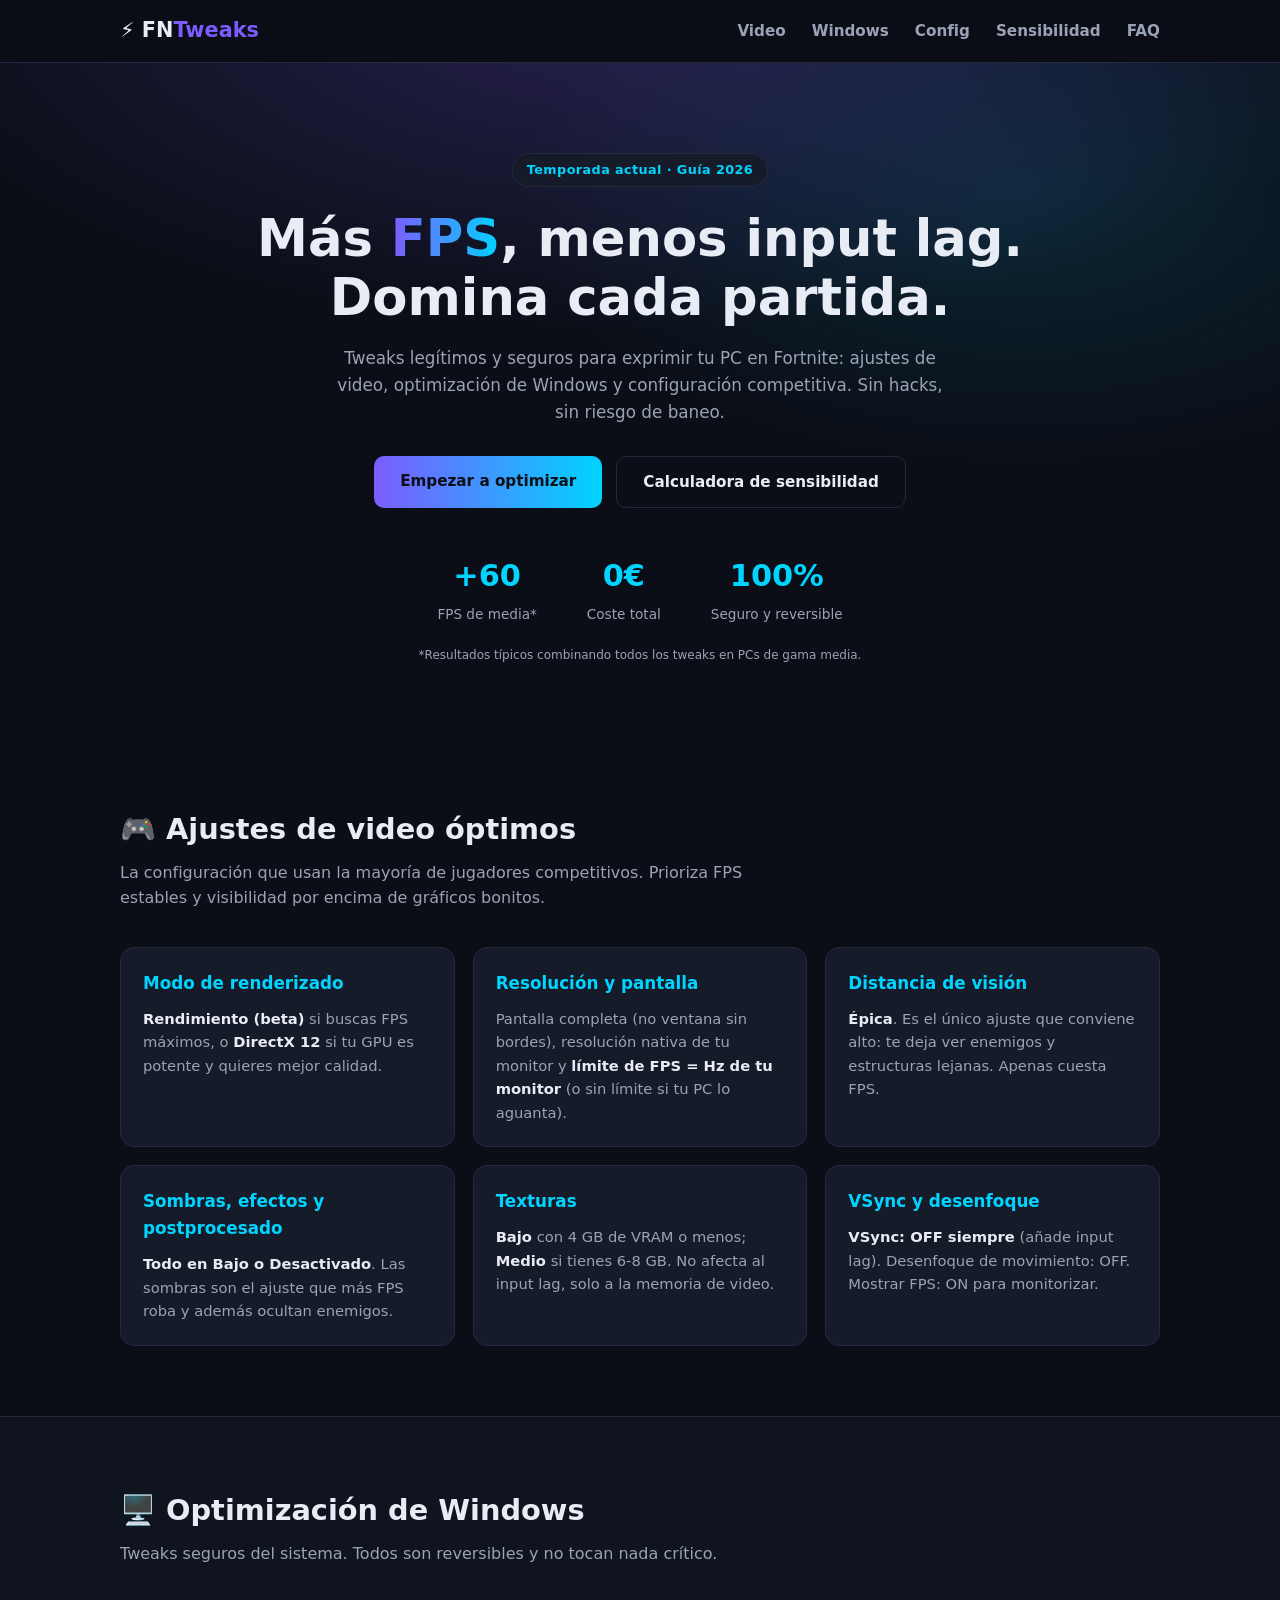
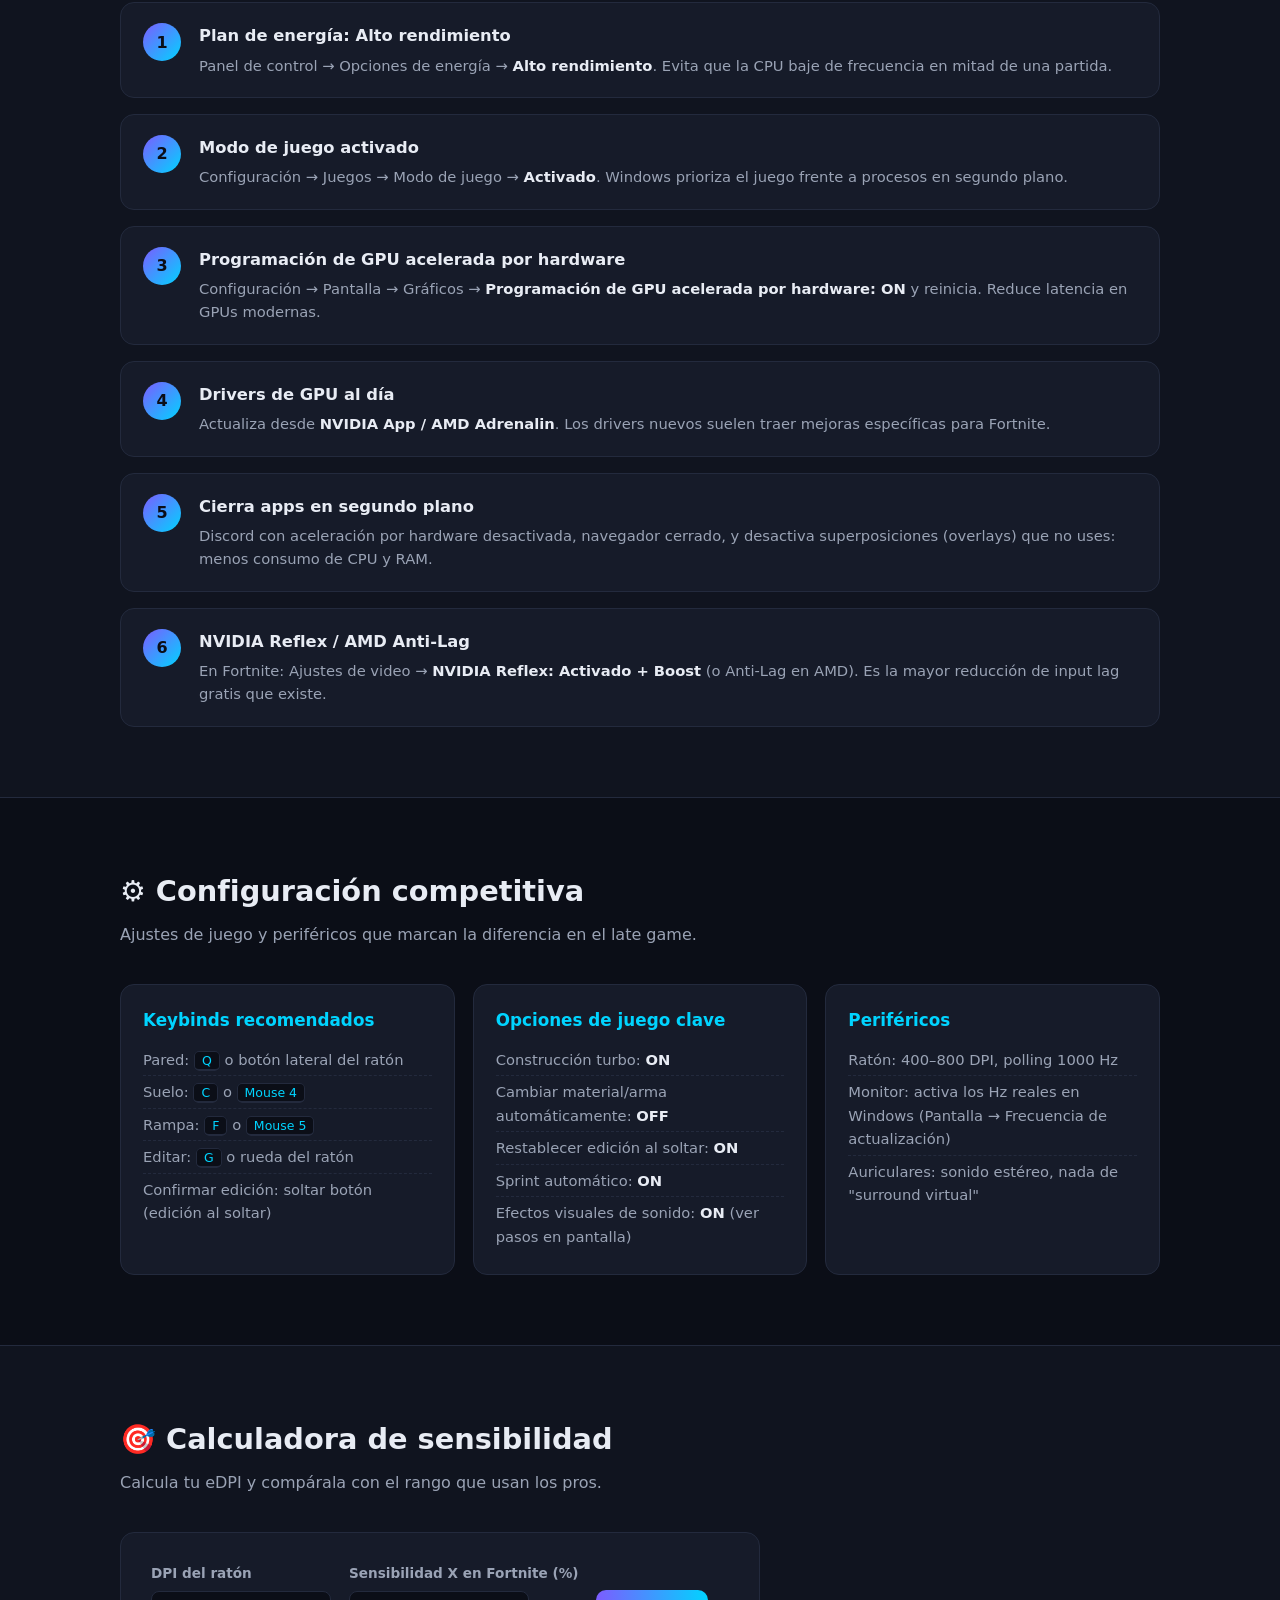
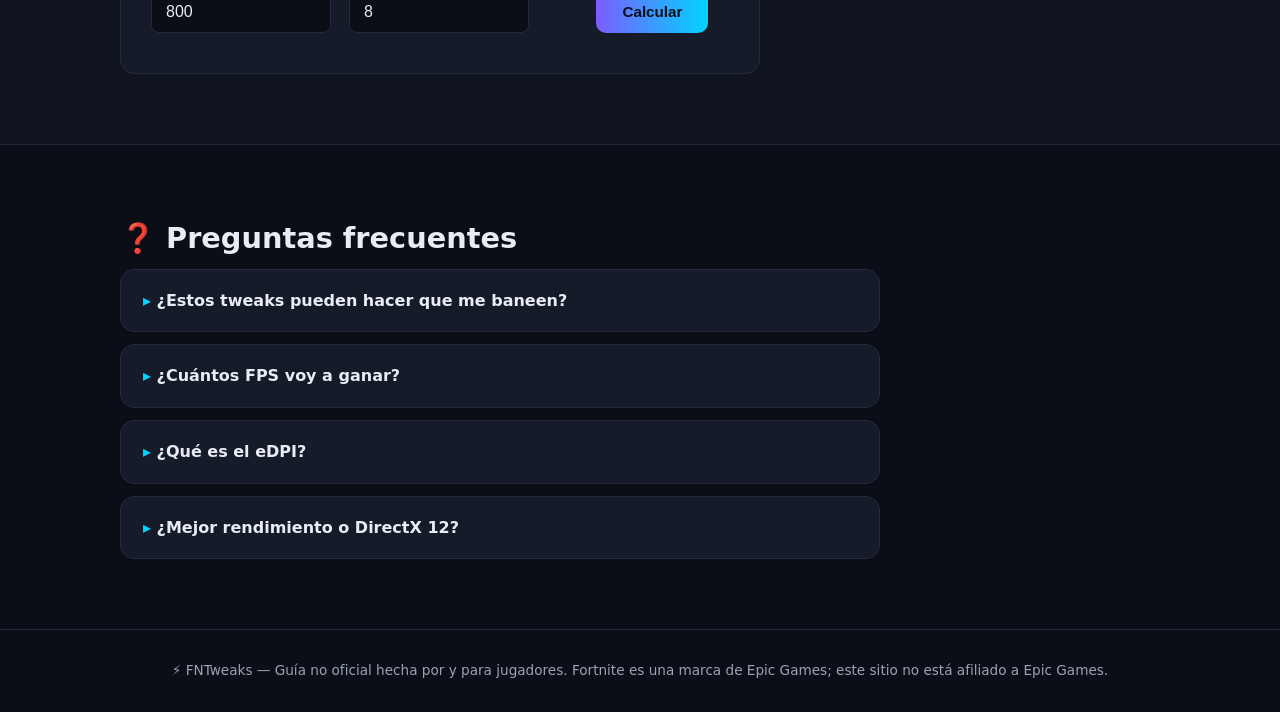
<file: index.html>
<!DOCTYPE html>
<html lang="es">
<head>
  <meta charset="UTF-8">
  <meta name="viewport" content="width=device-width, initial-scale=1.0">
  <title>FN Tweaks — Optimiza tu Fortnite</title>
  <meta name="description" content="Guía de tweaks y optimización para Fortnite: más FPS, menos input lag y la mejor configuración competitiva.">
  <link rel="stylesheet" href="styles.css">
</head>
<body>

  <header class="navbar">
    <div class="container nav-inner">
      <a href="#" class="logo">⚡ FN<span>Tweaks</span></a>
      <nav class="nav-links">
        <a href="#video">Video</a>
        <a href="#windows">Windows</a>
        <a href="#config">Config</a>
        <a href="#sensibilidad">Sensibilidad</a>
        <a href="#faq">FAQ</a>
      </nav>
      <button class="nav-toggle" id="navToggle" aria-label="Abrir menú">☰</button>
    </div>
  </header>

  <section class="hero">
    <div class="container">
      <span class="badge">Temporada actual · Guía 2026</span>
      <h1>Más <span class="accent">FPS</span>, menos input lag.<br>Domina cada partida.</h1>
      <p class="hero-sub">Tweaks legítimos y seguros para exprimir tu PC en Fortnite: ajustes de video, optimización de Windows y configuración competitiva. Sin hacks, sin riesgo de baneo.</p>
      <div class="hero-actions">
        <a href="#video" class="btn btn-primary">Empezar a optimizar</a>
        <a href="#sensibilidad" class="btn btn-ghost">Calculadora de sensibilidad</a>
      </div>
      <div class="hero-stats">
        <div class="stat"><strong id="statFps">+0</strong><span>FPS de media*</span></div>
        <div class="stat"><strong>0€</strong><span>Coste total</span></div>
        <div class="stat"><strong>100%</strong><span>Seguro y reversible</span></div>
      </div>
      <p class="hero-note">*Resultados típicos combinando todos los tweaks en PCs de gama media.</p>
    </div>
  </section>

  <section id="video" class="section">
    <div class="container">
      <h2>🎮 Ajustes de video óptimos</h2>
      <p class="section-sub">La configuración que usan la mayoría de jugadores competitivos. Prioriza FPS estables y visibilidad por encima de gráficos bonitos.</p>
      <div class="cards-grid">
        <article class="card">
          <h3>Modo de renderizado</h3>
          <p><strong>Rendimiento (beta)</strong> si buscas FPS máximos, o <strong>DirectX 12</strong> si tu GPU es potente y quieres mejor calidad.</p>
        </article>
        <article class="card">
          <h3>Resolución y pantalla</h3>
          <p>Pantalla completa (no ventana sin bordes), resolución nativa de tu monitor y <strong>límite de FPS = Hz de tu monitor</strong> (o sin límite si tu PC lo aguanta).</p>
        </article>
        <article class="card">
          <h3>Distancia de visión</h3>
          <p><strong>Épica</strong>. Es el único ajuste que conviene alto: te deja ver enemigos y estructuras lejanas. Apenas cuesta FPS.</p>
        </article>
        <article class="card">
          <h3>Sombras, efectos y postprocesado</h3>
          <p><strong>Todo en Bajo o Desactivado</strong>. Las sombras son el ajuste que más FPS roba y además ocultan enemigos.</p>
        </article>
        <article class="card">
          <h3>Texturas</h3>
          <p><strong>Bajo</strong> con 4 GB de VRAM o menos; <strong>Medio</strong> si tienes 6-8 GB. No afecta al input lag, solo a la memoria de video.</p>
        </article>
        <article class="card">
          <h3>VSync y desenfoque</h3>
          <p><strong>VSync: OFF siempre</strong> (añade input lag). Desenfoque de movimiento: OFF. Mostrar FPS: ON para monitorizar.</p>
        </article>
      </div>
    </div>
  </section>

  <section id="windows" class="section section-alt">
    <div class="container">
      <h2>🖥️ Optimización de Windows</h2>
      <p class="section-sub">Tweaks seguros del sistema. Todos son reversibles y no tocan nada crítico.</p>
      <div class="steps">
        <div class="step">
          <span class="step-num">1</span>
          <div>
            <h3>Plan de energía: Alto rendimiento</h3>
            <p>Panel de control → Opciones de energía → <strong>Alto rendimiento</strong>. Evita que la CPU baje de frecuencia en mitad de una partida.</p>
          </div>
        </div>
        <div class="step">
          <span class="step-num">2</span>
          <div>
            <h3>Modo de juego activado</h3>
            <p>Configuración → Juegos → Modo de juego → <strong>Activado</strong>. Windows prioriza el juego frente a procesos en segundo plano.</p>
          </div>
        </div>
        <div class="step">
          <span class="step-num">3</span>
          <div>
            <h3>Programación de GPU acelerada por hardware</h3>
            <p>Configuración → Pantalla → Gráficos → <strong>Programación de GPU acelerada por hardware: ON</strong> y reinicia. Reduce latencia en GPUs modernas.</p>
          </div>
        </div>
        <div class="step">
          <span class="step-num">4</span>
          <div>
            <h3>Drivers de GPU al día</h3>
            <p>Actualiza desde <strong>NVIDIA App / AMD Adrenalin</strong>. Los drivers nuevos suelen traer mejoras específicas para Fortnite.</p>
          </div>
        </div>
        <div class="step">
          <span class="step-num">5</span>
          <div>
            <h3>Cierra apps en segundo plano</h3>
            <p>Discord con aceleración por hardware desactivada, navegador cerrado, y desactiva superposiciones (overlays) que no uses: menos consumo de CPU y RAM.</p>
          </div>
        </div>
        <div class="step">
          <span class="step-num">6</span>
          <div>
            <h3>NVIDIA Reflex / AMD Anti-Lag</h3>
            <p>En Fortnite: Ajustes de video → <strong>NVIDIA Reflex: Activado + Boost</strong> (o Anti-Lag en AMD). Es la mayor reducción de input lag gratis que existe.</p>
          </div>
        </div>
      </div>
    </div>
  </section>

  <section id="config" class="section">
    <div class="container">
      <h2>⚙️ Configuración competitiva</h2>
      <p class="section-sub">Ajustes de juego y periféricos que marcan la diferencia en el late game.</p>
      <div class="cards-grid">
        <article class="card">
          <h3>Keybinds recomendados</h3>
          <ul>
            <li>Pared: <kbd>Q</kbd> o botón lateral del ratón</li>
            <li>Suelo: <kbd>C</kbd> o <kbd>Mouse 4</kbd></li>
            <li>Rampa: <kbd>F</kbd> o <kbd>Mouse 5</kbd></li>
            <li>Editar: <kbd>G</kbd> o rueda del ratón</li>
            <li>Confirmar edición: soltar botón (edición al soltar)</li>
          </ul>
        </article>
        <article class="card">
          <h3>Opciones de juego clave</h3>
          <ul>
            <li>Construcción turbo: <strong>ON</strong></li>
            <li>Cambiar material/arma automáticamente: <strong>OFF</strong></li>
            <li>Restablecer edición al soltar: <strong>ON</strong></li>
            <li>Sprint automático: <strong>ON</strong></li>
            <li>Efectos visuales de sonido: <strong>ON</strong> (ver pasos en pantalla)</li>
          </ul>
        </article>
        <article class="card">
          <h3>Periféricos</h3>
          <ul>
            <li>Ratón: 400–800 DPI, polling 1000 Hz</li>
            <li>Monitor: activa los Hz reales en Windows (Pantalla → Frecuencia de actualización)</li>
            <li>Auriculares: sonido estéreo, nada de "surround virtual"</li>
          </ul>
        </article>
      </div>
    </div>
  </section>

  <section id="sensibilidad" class="section section-alt">
    <div class="container">
      <h2>🎯 Calculadora de sensibilidad</h2>
      <p class="section-sub">Calcula tu eDPI y compárala con el rango que usan los pros.</p>
      <div class="calc">
        <div class="calc-inputs">
          <label>
            DPI del ratón
            <input type="number" id="dpiInput" value="800" min="100" max="26000" step="50">
          </label>
          <label>
            Sensibilidad X en Fortnite (%)
            <input type="number" id="sensInput" value="8" min="1" max="100" step="0.1">
          </label>
          <button class="btn btn-primary" id="calcBtn">Calcular</button>
        </div>
        <div class="calc-result" id="calcResult" hidden>
          <p class="edpi-value">Tu eDPI: <strong id="edpiValue">—</strong></p>
          <div class="edpi-bar">
            <div class="edpi-range" title="Rango típico de jugadores pro (40–80)"></div>
            <div class="edpi-marker" id="edpiMarker"></div>
          </div>
          <p class="edpi-verdict" id="edpiVerdict"></p>
        </div>
      </div>
    </div>
  </section>

  <section id="faq" class="section">
    <div class="container">
      <h2>❓ Preguntas frecuentes</h2>
      <div class="faq-list">
        <details>
          <summary>¿Estos tweaks pueden hacer que me baneen?</summary>
          <p>No. Todo lo de esta guía son ajustes oficiales del juego, de Windows o de los drivers de tu GPU. No se modifica ningún archivo del juego ni se inyecta nada. Evita siempre "FPS boosters" de terceros que prometen milagros: muchos son malware.</p>
        </details>
        <details>
          <summary>¿Cuántos FPS voy a ganar?</summary>
          <p>Depende de tu PC. El cambio a modo Rendimiento + sombras en bajo suele ser lo que más se nota (a veces el doble de FPS en PCs modestos). El resto de tweaks suman estabilidad y reducen los tirones.</p>
        </details>
        <details>
          <summary>¿Qué es el eDPI?</summary>
          <p>Es tu DPI del ratón multiplicado por la sensibilidad del juego. Sirve para comparar sensibilidades entre jugadores aunque usen DPI distintos. La mayoría de pros de Fortnite juegan entre 40 y 80 de eDPI.</p>
        </details>
        <details>
          <summary>¿Mejor rendimiento o DirectX 12?</summary>
          <p>Modo Rendimiento si tu prioridad son los FPS y tienes una GPU modesta. DirectX 12 si tienes una GPU potente y quieres mejores gráficos sin sacrificar mucho. Prueba ambos: el contador de FPS no miente.</p>
        </details>
      </div>
    </div>
  </section>

  <footer class="footer">
    <div class="container">
      <p>⚡ FNTweaks — Guía no oficial hecha por y para jugadores. Fortnite es una marca de Epic Games; este sitio no está afiliado a Epic Games.</p>
    </div>
  </footer>

  <script src="script.js"></script>
</body>
</html>
</file>
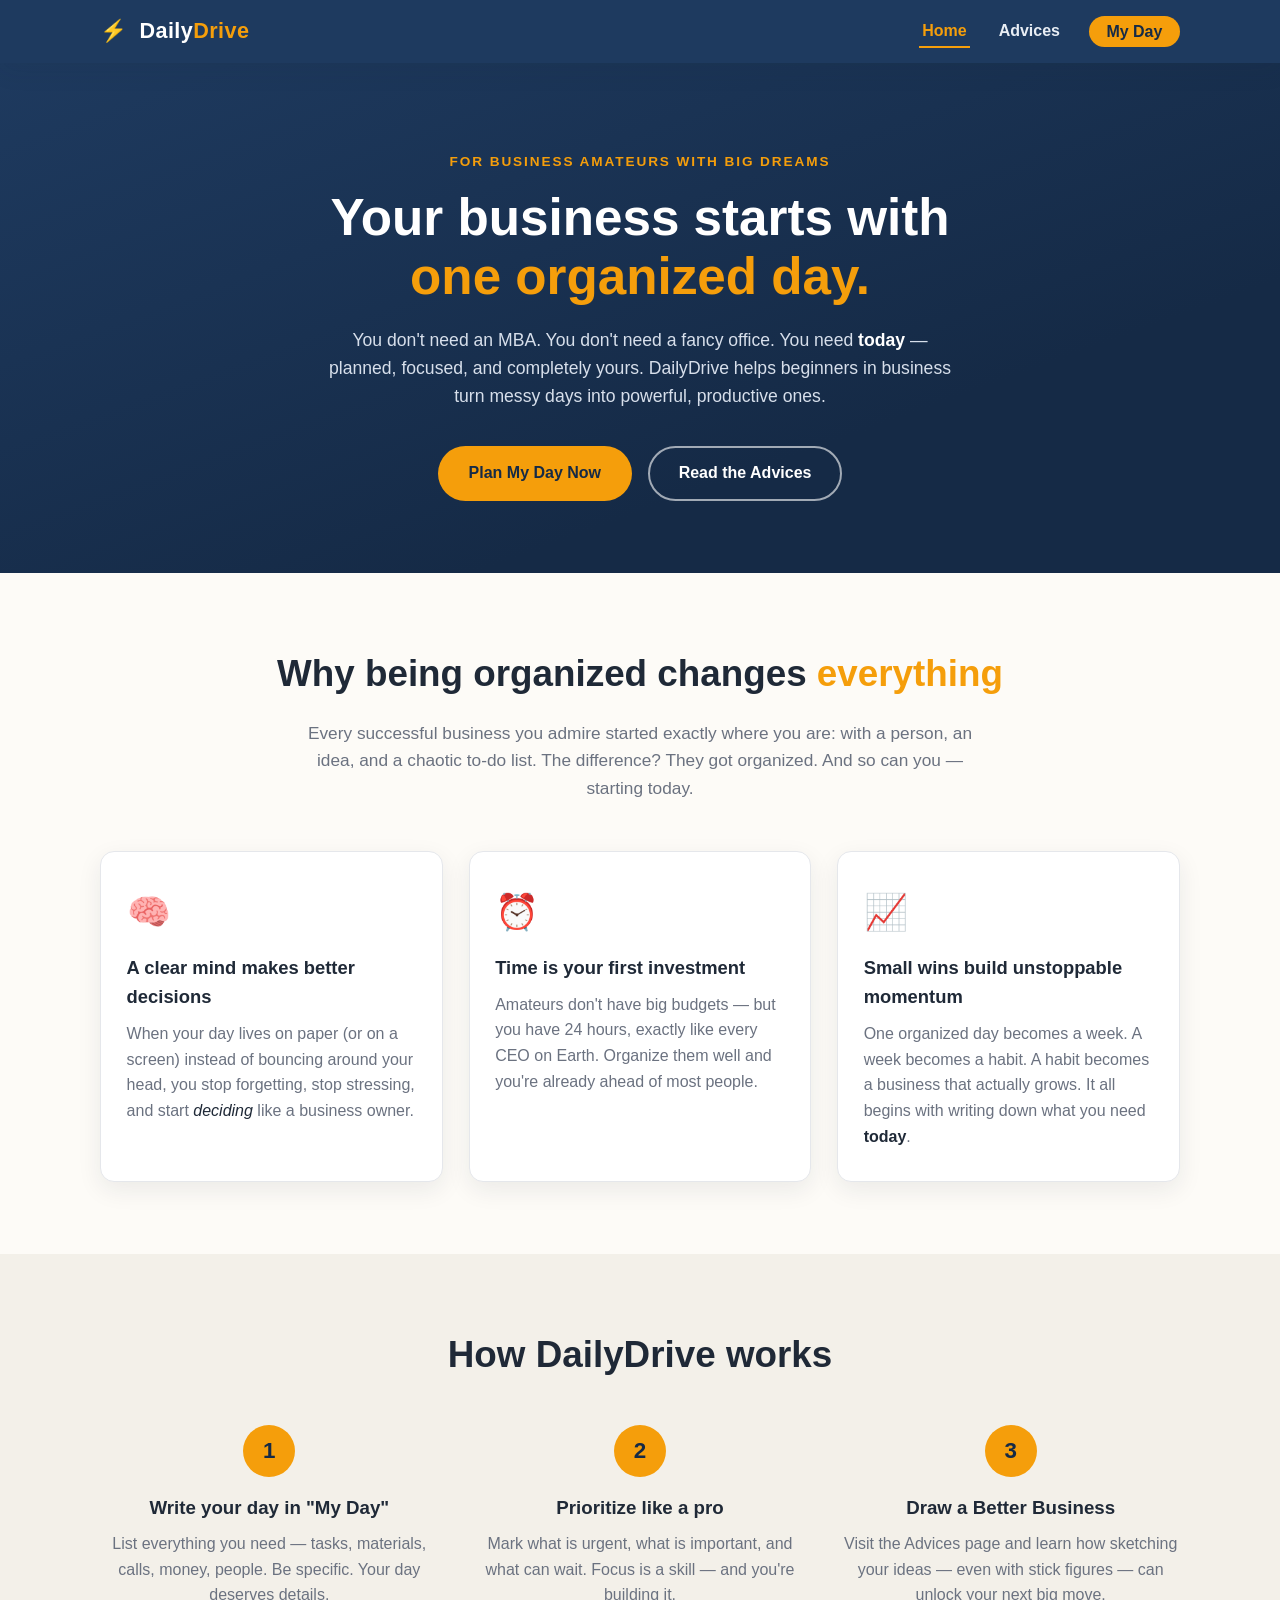
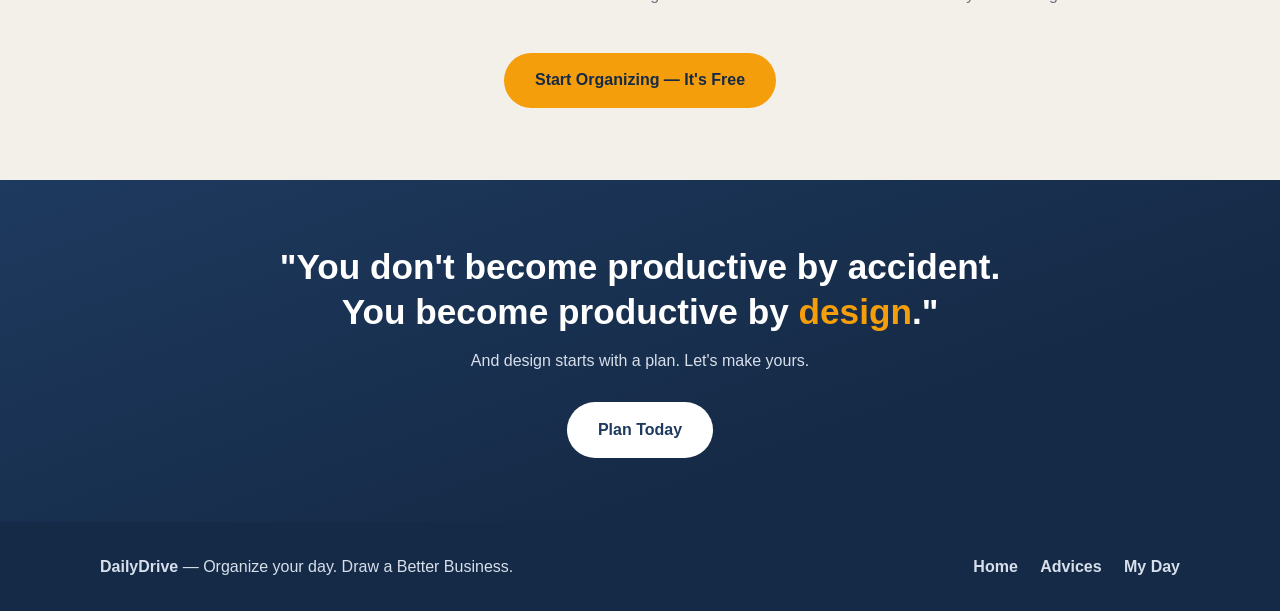
<file: business-app/index.html>
<!DOCTYPE html>
<html lang="en">
<head>
  <meta charset="UTF-8">
  <meta name="viewport" content="width=device-width, initial-scale=1.0">
  <meta name="description" content="DailyDrive — the productivity app for business amateurs. Organize your day, unlock your focus, and draw a better business.">
  <title>DailyDrive | Organize Your Day. Build Your Business.</title>
  <link rel="stylesheet" href="styles.css">
</head>
<body>

  <!-- ===== Header / Navigation ===== -->
  <header class="header">
    <nav class="nav container">
      <a href="index.html" class="nav__logo">
        <span class="nav__logo-icon">&#9889;</span>
        Daily<span class="nav__logo-accent">Drive</span>
      </a>
      <button class="nav__toggle" id="nav-toggle" aria-label="Open menu" aria-expanded="false">
        <span></span><span></span><span></span>
      </button>
      <ul class="nav__menu" id="nav-menu">
        <li><a href="index.html" class="nav__link nav__link--active">Home</a></li>
        <li><a href="advices.html" class="nav__link">Advices</a></li>
        <li><a href="my-day.html" class="nav__link nav__link--cta">My Day</a></li>
      </ul>
    </nav>
  </header>

  <main>

    <!-- ===== Hero ===== -->
    <section class="hero">
      <div class="container hero__content">
        <p class="hero__eyebrow">For business amateurs with big dreams</p>
        <h1 class="hero__title">
          Your business starts with<br><span class="text-accent">one organized day.</span>
        </h1>
        <p class="hero__subtitle">
          You don't need an MBA. You don't need a fancy office. You need <strong>today</strong> —
          planned, focused, and completely yours. DailyDrive helps beginners in business
          turn messy days into powerful, productive ones.
        </p>
        <div class="hero__actions">
          <a href="my-day.html" class="btn btn--primary">Plan My Day Now</a>
          <a href="advices.html" class="btn btn--ghost">Read the Advices</a>
        </div>
      </div>
    </section>

    <!-- ===== Why organize ===== -->
    <section class="section">
      <div class="container">
        <h2 class="section__title">Why being organized changes <span class="text-accent">everything</span></h2>
        <p class="section__lead">
          Every successful business you admire started exactly where you are: with a person,
          an idea, and a chaotic to-do list. The difference? They got organized. And so can you — starting today.
        </p>
        <div class="cards">
          <article class="card">
            <div class="card__icon">&#129504;</div>
            <h3 class="card__title">A clear mind makes better decisions</h3>
            <p>When your day lives on paper (or on a screen) instead of bouncing around your head,
              you stop forgetting, stop stressing, and start <em>deciding</em> like a business owner.</p>
          </article>
          <article class="card">
            <div class="card__icon">&#9200;</div>
            <h3 class="card__title">Time is your first investment</h3>
            <p>Amateurs don't have big budgets — but you have 24 hours, exactly like every CEO on Earth.
              Organize them well and you're already ahead of most people.</p>
          </article>
          <article class="card">
            <div class="card__icon">&#128200;</div>
            <h3 class="card__title">Small wins build unstoppable momentum</h3>
            <p>One organized day becomes a week. A week becomes a habit. A habit becomes a business
              that actually grows. It all begins with writing down what you need <strong>today</strong>.</p>
          </article>
        </div>
      </div>
    </section>

    <!-- ===== How it works ===== -->
    <section class="section section--alt">
      <div class="container">
        <h2 class="section__title">How DailyDrive works</h2>
        <div class="steps">
          <div class="step">
            <span class="step__number">1</span>
            <h3>Write your day in "My Day"</h3>
            <p>List everything you need — tasks, materials, calls, money, people. Be specific. Your day deserves details.</p>
          </div>
          <div class="step">
            <span class="step__number">2</span>
            <h3>Prioritize like a pro</h3>
            <p>Mark what is urgent, what is important, and what can wait. Focus is a skill — and you're building it.</p>
          </div>
          <div class="step">
            <span class="step__number">3</span>
            <h3>Draw a Better Business</h3>
            <p>Visit the Advices page and learn how sketching your ideas — even with stick figures — can unlock your next big move.</p>
          </div>
        </div>
        <div class="section__cta">
          <a href="my-day.html" class="btn btn--primary">Start Organizing — It's Free</a>
        </div>
      </div>
    </section>

    <!-- ===== Motivation banner ===== -->
    <section class="banner">
      <div class="container banner__content">
        <h2>"You don't become productive by accident.<br>You become productive by <span class="text-accent">design</span>."</h2>
        <p>And design starts with a plan. Let's make yours.</p>
        <a href="my-day.html" class="btn btn--light">Plan Today</a>
      </div>
    </section>

  </main>

  <footer class="footer">
    <div class="container footer__content">
      <p><strong>DailyDrive</strong> — Organize your day. Draw a Better Business.</p>
      <nav class="footer__nav">
        <a href="index.html">Home</a>
        <a href="advices.html">Advices</a>
        <a href="my-day.html">My Day</a>
      </nav>
    </div>
  </footer>

  <script src="app.js"></script>
</body>
</html>
</file>
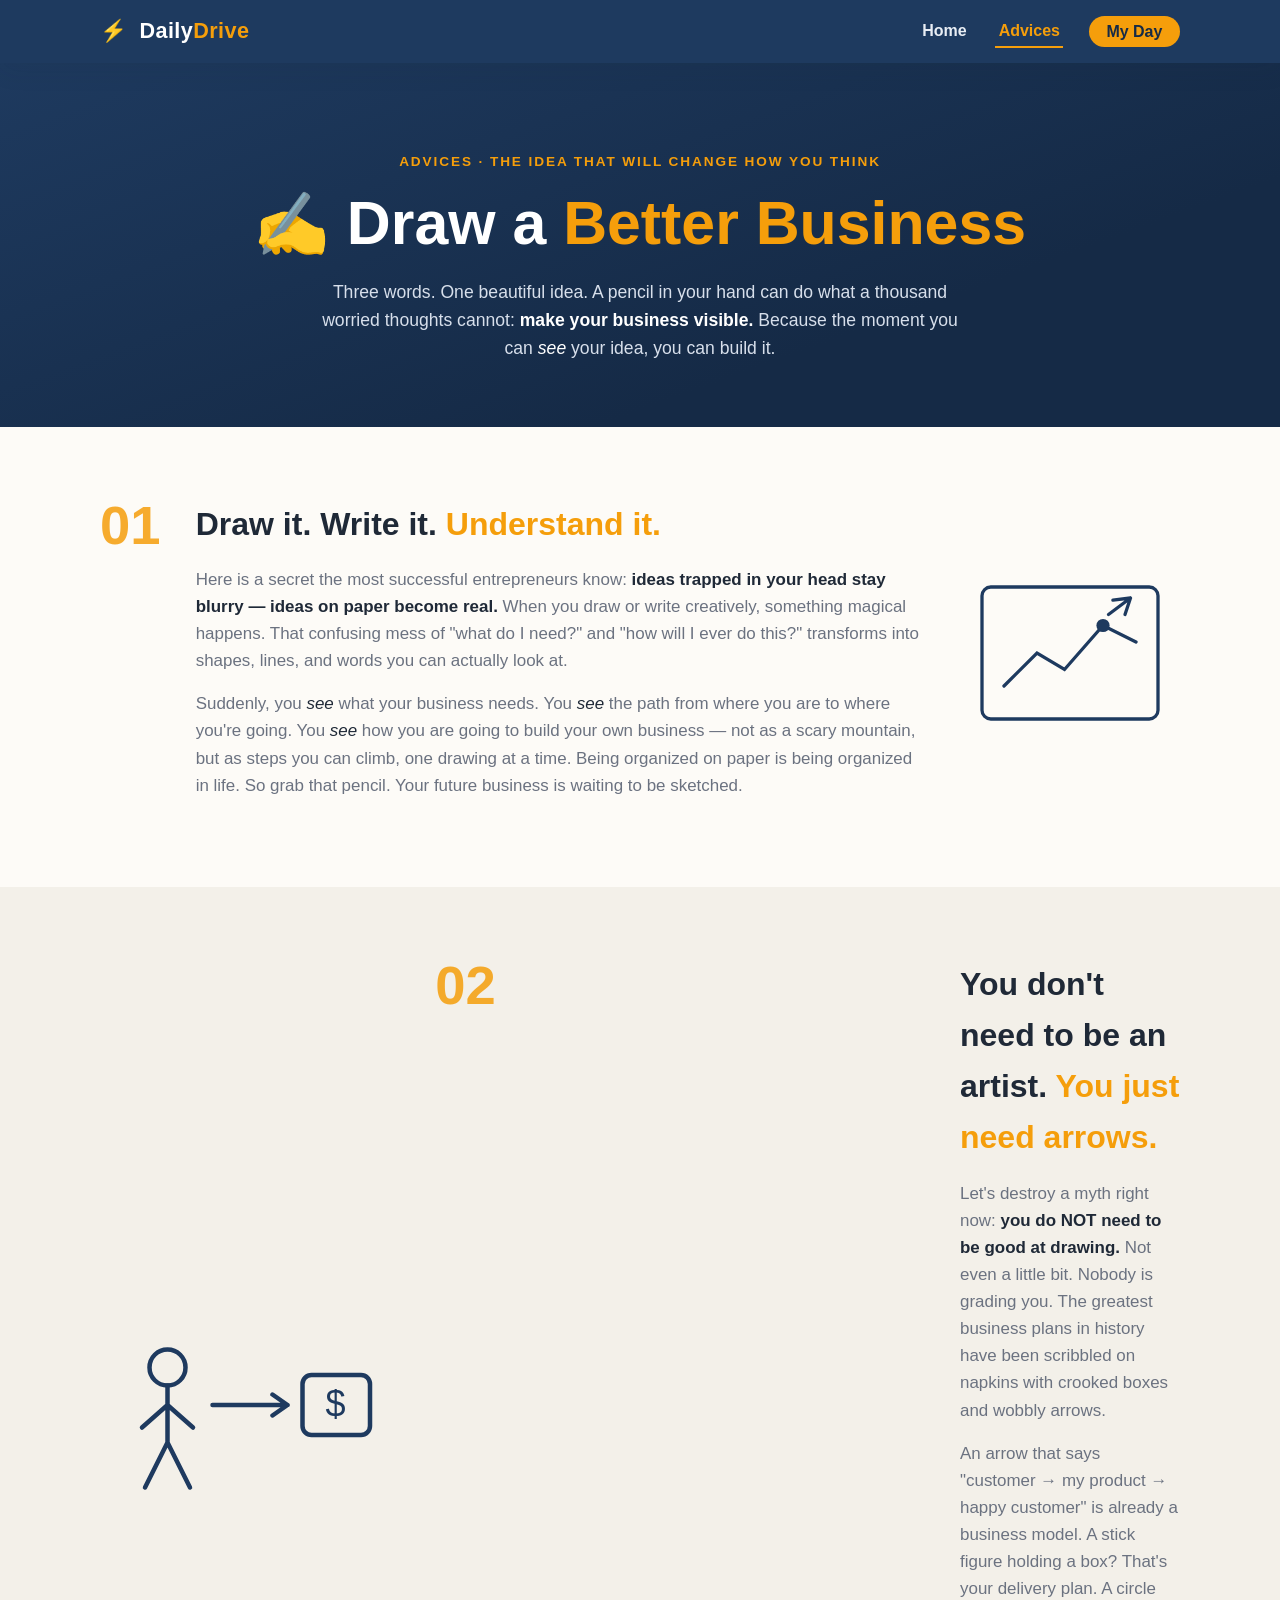
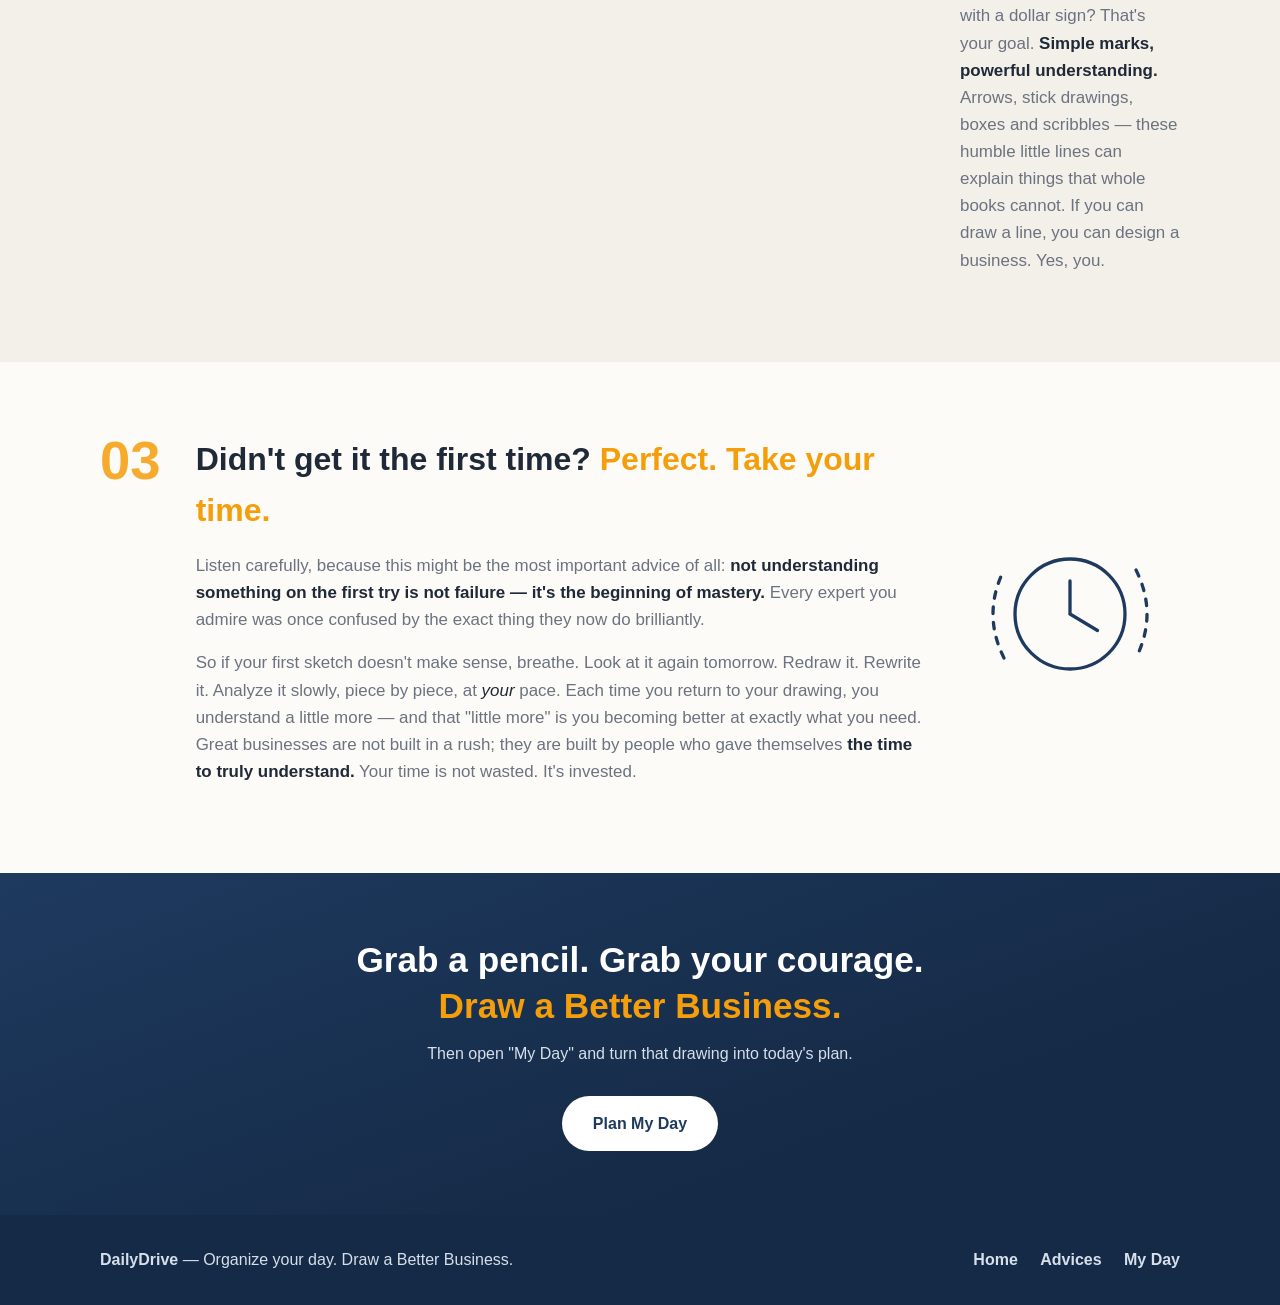
<file: business-app/advices.html>
<!DOCTYPE html>
<html lang="en">
<head>
  <meta charset="UTF-8">
  <meta name="viewport" content="width=device-width, initial-scale=1.0">
  <meta name="description" content="Advices — Draw a Better Business. Discover how drawing, sketching and creative writing can help you understand and grow your business, even if you're a total beginner.">
  <title>Advices | Draw a Better Business — DailyDrive</title>
  <link rel="stylesheet" href="styles.css">
</head>
<body>

  <!-- ===== Header / Navigation ===== -->
  <header class="header">
    <nav class="nav container">
      <a href="index.html" class="nav__logo">
        <span class="nav__logo-icon">&#9889;</span>
        Daily<span class="nav__logo-accent">Drive</span>
      </a>
      <button class="nav__toggle" id="nav-toggle" aria-label="Open menu" aria-expanded="false">
        <span></span><span></span><span></span>
      </button>
      <ul class="nav__menu" id="nav-menu">
        <li><a href="index.html" class="nav__link">Home</a></li>
        <li><a href="advices.html" class="nav__link nav__link--active">Advices</a></li>
        <li><a href="my-day.html" class="nav__link nav__link--cta">My Day</a></li>
      </ul>
    </nav>
  </header>

  <main>

    <!-- ===== Advices Hero ===== -->
    <section class="hero hero--advices">
      <div class="container hero__content">
        <p class="hero__eyebrow">Advices &middot; The idea that will change how you think</p>
        <h1 class="hero__title hero__title--big">
          &#9997;&#65039; Draw a <span class="text-accent">Better Business</span>
        </h1>
        <p class="hero__subtitle">
          Three words. One beautiful idea. A pencil in your hand can do what a thousand
          worried thoughts cannot: <strong>make your business visible.</strong>
          Because the moment you can <em>see</em> your idea, you can build it.
        </p>
      </div>
    </section>

    <!-- ===== Advice 1 ===== -->
    <section class="section">
      <div class="container advice">
        <div class="advice__number">01</div>
        <div class="advice__body">
          <h2 class="advice__title">Draw it. Write it. <span class="text-accent">Understand it.</span></h2>
          <p class="advice__text">
            Here is a secret the most successful entrepreneurs know: <strong>ideas trapped in your head
            stay blurry — ideas on paper become real.</strong> When you draw or write creatively,
            something magical happens. That confusing mess of "what do I need?" and
            "how will I ever do this?" transforms into shapes, lines, and words you can actually look at.
          </p>
          <p class="advice__text">
            Suddenly, you <em>see</em> what your business needs. You <em>see</em> the path from
            where you are to where you're going. You <em>see</em> how you are going to build your own business —
            not as a scary mountain, but as steps you can climb, one drawing at a time.
            Being organized on paper is being organized in life. So grab that pencil.
            Your future business is waiting to be sketched.
          </p>
        </div>
        <div class="advice__visual" aria-hidden="true">
          <svg viewBox="0 0 200 160" class="advice__svg">
            <rect x="20" y="20" width="160" height="120" rx="8" fill="none" stroke="currentColor" stroke-width="3"/>
            <path d="M40 110 L70 80 L95 95 L130 55 L160 70" fill="none" stroke="currentColor" stroke-width="3" stroke-linecap="round"/>
            <circle cx="130" cy="55" r="6" fill="currentColor"/>
            <path d="M135 45 l20 -15 M150 45 l5 -15 l-16 2" fill="none" stroke="currentColor" stroke-width="3" stroke-linecap="round" stroke-linejoin="round"/>
          </svg>
        </div>
      </div>
    </section>

    <!-- ===== Advice 2 ===== -->
    <section class="section section--alt">
      <div class="container advice advice--reverse">
        <div class="advice__number">02</div>
        <div class="advice__body">
          <h2 class="advice__title">You don't need to be an artist. <span class="text-accent">You just need arrows.</span></h2>
          <p class="advice__text">
            Let's destroy a myth right now: <strong>you do NOT need to be good at drawing.</strong>
            Not even a little bit. Nobody is grading you. The greatest business plans in history
            have been scribbled on napkins with crooked boxes and wobbly arrows.
          </p>
          <p class="advice__text">
            An arrow that says "customer &rarr; my product &rarr; happy customer" is already a business model.
            A stick figure holding a box? That's your delivery plan. A circle with a dollar sign?
            That's your goal. <strong>Simple marks, powerful understanding.</strong>
            Arrows, stick drawings, boxes and scribbles — these humble little lines can explain
            things that whole books cannot. If you can draw a line, you can design a business. Yes, you.
          </p>
        </div>
        <div class="advice__visual" aria-hidden="true">
          <svg viewBox="0 0 200 160" class="advice__svg">
            <circle cx="45" cy="45" r="12" fill="none" stroke="currentColor" stroke-width="3"/>
            <path d="M45 57 L45 95 M45 70 L28 85 M45 70 L62 85 M45 95 L30 125 M45 95 L60 125" fill="none" stroke="currentColor" stroke-width="3" stroke-linecap="round"/>
            <path d="M75 70 H125 M125 70 l-10 -7 M125 70 l-10 7" fill="none" stroke="currentColor" stroke-width="3" stroke-linecap="round" stroke-linejoin="round"/>
            <rect x="135" y="50" width="45" height="40" rx="6" fill="none" stroke="currentColor" stroke-width="3"/>
            <text x="157" y="77" text-anchor="middle" font-size="24" fill="currentColor" font-family="inherit">$</text>
          </svg>
        </div>
      </div>
    </section>

    <!-- ===== Advice 3 ===== -->
    <section class="section">
      <div class="container advice">
        <div class="advice__number">03</div>
        <div class="advice__body">
          <h2 class="advice__title">Didn't get it the first time? <span class="text-accent">Perfect. Take your time.</span></h2>
          <p class="advice__text">
            Listen carefully, because this might be the most important advice of all:
            <strong>not understanding something on the first try is not failure — it's the beginning of mastery.</strong>
            Every expert you admire was once confused by the exact thing they now do brilliantly.
          </p>
          <p class="advice__text">
            So if your first sketch doesn't make sense, breathe. Look at it again tomorrow.
            Redraw it. Rewrite it. Analyze it slowly, piece by piece, at <em>your</em> pace.
            Each time you return to your drawing, you understand a little more — and that
            "little more" is you becoming better at exactly what you need.
            Great businesses are not built in a rush; they are built by people who gave
            themselves <strong>the time to truly understand.</strong> Your time is not wasted. It's invested.
          </p>
        </div>
        <div class="advice__visual" aria-hidden="true">
          <svg viewBox="0 0 200 160" class="advice__svg">
            <circle cx="100" cy="80" r="50" fill="none" stroke="currentColor" stroke-width="3"/>
            <path d="M100 50 L100 80 L125 95" fill="none" stroke="currentColor" stroke-width="3" stroke-linecap="round"/>
            <path d="M160 40 q20 40 0 80" fill="none" stroke="currentColor" stroke-width="3" stroke-linecap="round" stroke-dasharray="6 8"/>
            <path d="M40 120 q-20 -40 0 -80" fill="none" stroke="currentColor" stroke-width="3" stroke-linecap="round" stroke-dasharray="6 8"/>
          </svg>
        </div>
      </div>
    </section>

    <!-- ===== Closing banner ===== -->
    <section class="banner">
      <div class="container banner__content">
        <h2>Grab a pencil. Grab your courage.<br><span class="text-accent">Draw a Better Business.</span></h2>
        <p>Then open "My Day" and turn that drawing into today's plan.</p>
        <a href="my-day.html" class="btn btn--light">Plan My Day</a>
      </div>
    </section>

  </main>

  <footer class="footer">
    <div class="container footer__content">
      <p><strong>DailyDrive</strong> — Organize your day. Draw a Better Business.</p>
      <nav class="footer__nav">
        <a href="index.html">Home</a>
        <a href="advices.html">Advices</a>
        <a href="my-day.html">My Day</a>
      </nav>
    </div>
  </footer>

  <script src="app.js"></script>
</body>
</html>
</file>
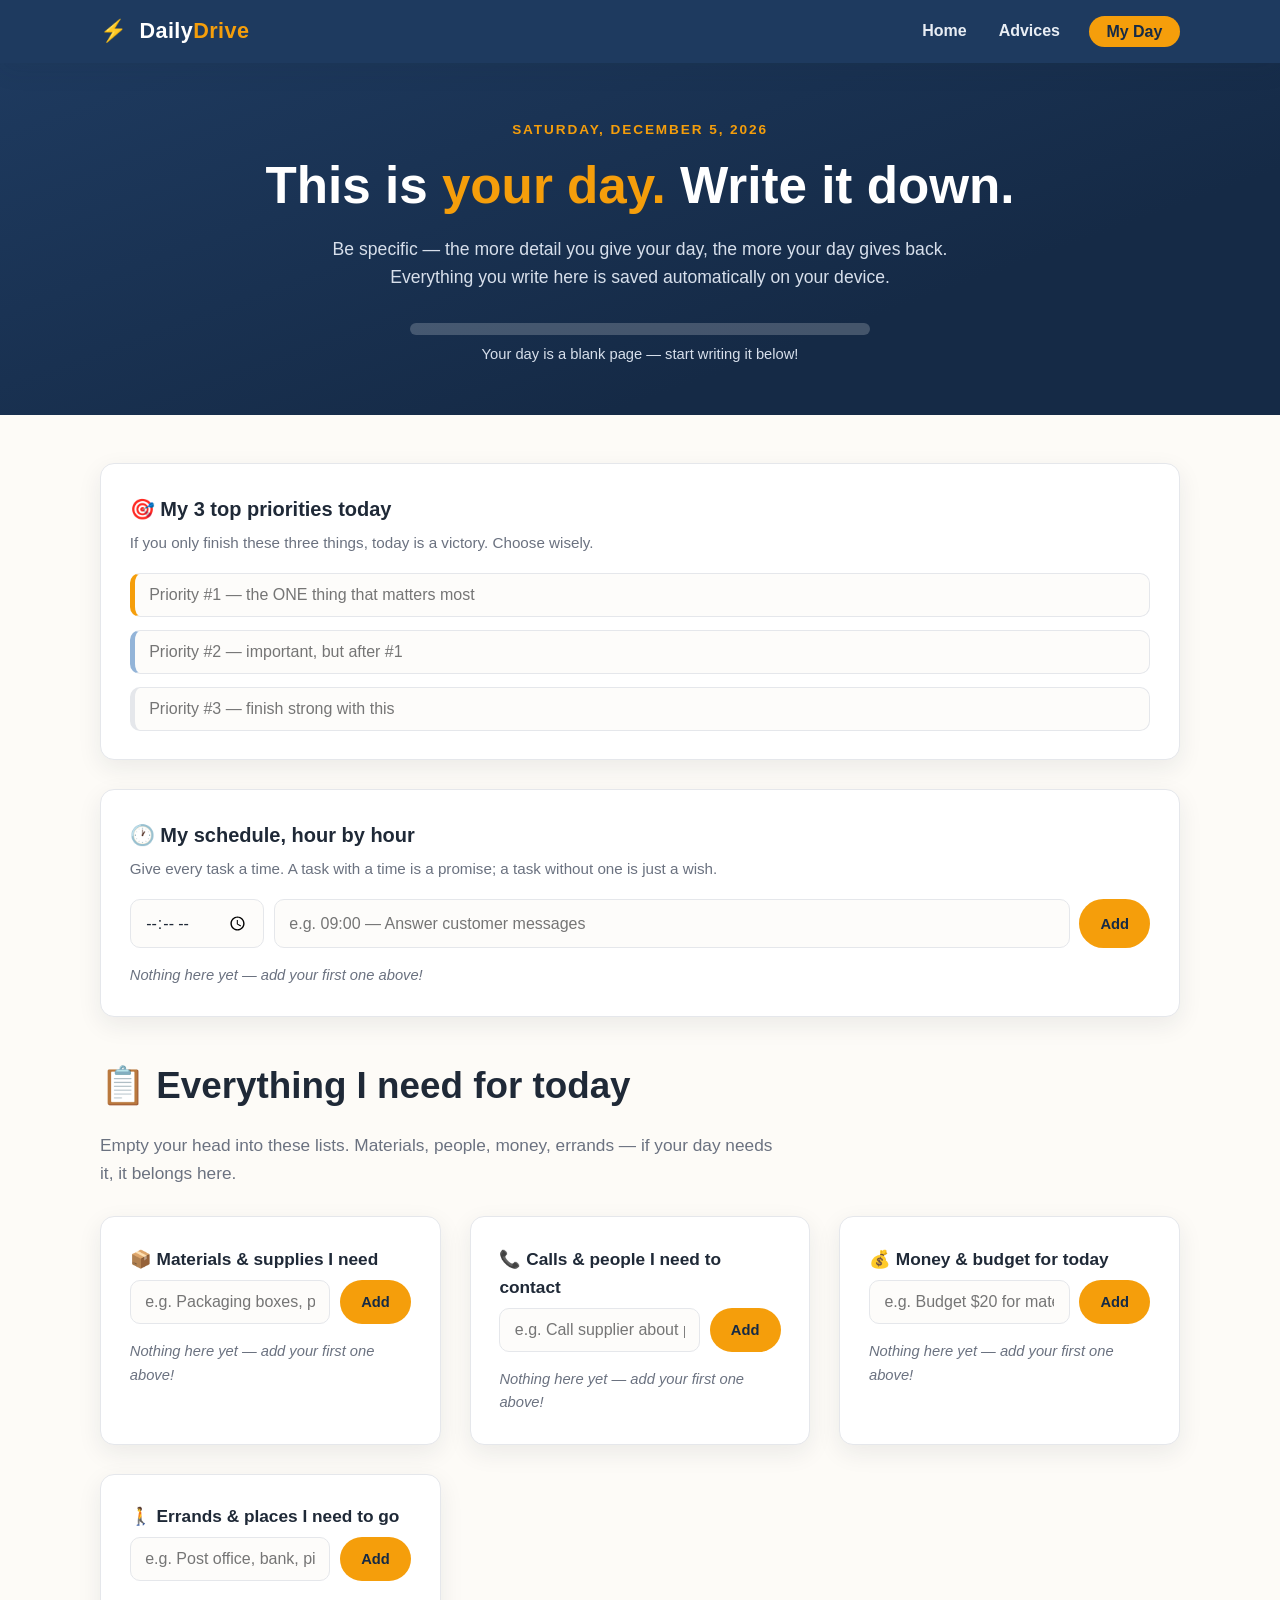
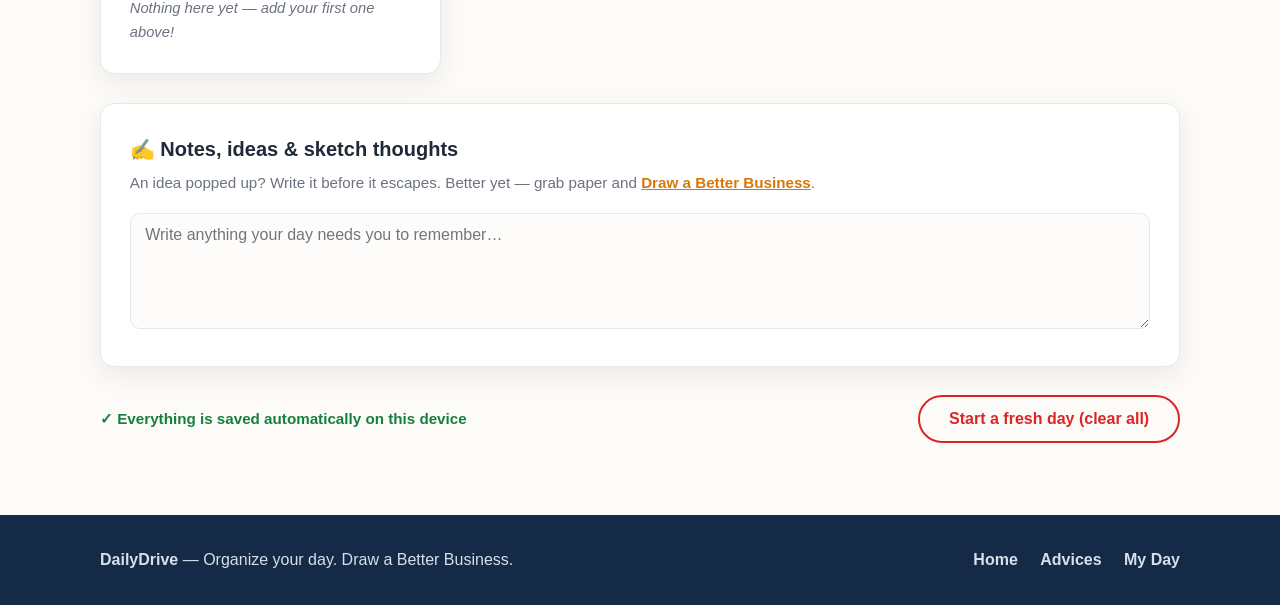
<file: business-app/my-day.html>
<!DOCTYPE html>
<html lang="en">
<head>
  <meta charset="UTF-8">
  <meta name="viewport" content="width=device-width, initial-scale=1.0">
  <meta name="description" content="My Day — write down everything you need for your day: priorities, schedule, materials, calls, budget and errands. Your whole day, organized in one place.">
  <title>My Day | DailyDrive</title>
  <link rel="stylesheet" href="styles.css">
</head>
<body>

  <!-- ===== Header / Navigation ===== -->
  <header class="header">
    <nav class="nav container">
      <a href="index.html" class="nav__logo">
        <span class="nav__logo-icon">&#9889;</span>
        Daily<span class="nav__logo-accent">Drive</span>
      </a>
      <button class="nav__toggle" id="nav-toggle" aria-label="Open menu" aria-expanded="false">
        <span></span><span></span><span></span>
      </button>
      <ul class="nav__menu" id="nav-menu">
        <li><a href="index.html" class="nav__link">Home</a></li>
        <li><a href="advices.html" class="nav__link">Advices</a></li>
        <li><a href="my-day.html" class="nav__link nav__link--cta nav__link--active">My Day</a></li>
      </ul>
    </nav>
  </header>

  <main>

    <!-- ===== My Day Hero ===== -->
    <section class="hero hero--compact">
      <div class="container hero__content">
        <p class="hero__eyebrow" id="today-date">Today</p>
        <h1 class="hero__title">This is <span class="text-accent">your day.</span> Write it down.</h1>
        <p class="hero__subtitle">
          Be specific — the more detail you give your day, the more your day gives back.
          Everything you write here is saved automatically on your device.
        </p>
        <div class="dayplan__progress">
          <div class="dayplan__progress-bar"><div id="progress-fill" class="dayplan__progress-fill"></div></div>
          <p id="progress-label" class="dayplan__progress-label">0 of 0 done — let's begin!</p>
        </div>
      </div>
    </section>

    <section class="section section--planner">
      <div class="container">

        <!-- ===== Top priorities ===== -->
        <div class="panel">
          <h2 class="panel__title">&#127919; My 3 top priorities today</h2>
          <p class="panel__hint">If you only finish these three things, today is a victory. Choose wisely.</p>
          <div class="priorities">
            <input type="text" class="priority-input" data-priority="0" maxlength="120" placeholder="Priority #1 — the ONE thing that matters most">
            <input type="text" class="priority-input" data-priority="1" maxlength="120" placeholder="Priority #2 — important, but after #1">
            <input type="text" class="priority-input" data-priority="2" maxlength="120" placeholder="Priority #3 — finish strong with this">
          </div>
        </div>

        <!-- ===== Schedule ===== -->
        <div class="panel">
          <h2 class="panel__title">&#128336; My schedule, hour by hour</h2>
          <p class="panel__hint">Give every task a time. A task with a time is a promise; a task without one is just a wish.</p>
          <form class="add-form" data-list="schedule">
            <input type="time" class="add-form__time" aria-label="Time" required>
            <input type="text" class="add-form__text" maxlength="140" placeholder="e.g. 09:00 — Answer customer messages" aria-label="Scheduled task" required>
            <button type="submit" class="btn btn--primary btn--small">Add</button>
          </form>
          <ul class="item-list" id="list-schedule" aria-live="polite"></ul>
        </div>

        <!-- ===== Needs grid ===== -->
        <h2 class="section__title section__title--left">&#128203; Everything I need for today</h2>
        <p class="section__lead section__lead--left">
          Empty your head into these lists. Materials, people, money, errands — if your day needs it, it belongs here.
        </p>

        <div class="needs-grid">
          <div class="panel">
            <h3 class="panel__title panel__title--small">&#128230; Materials &amp; supplies I need</h3>
            <form class="add-form" data-list="materials">
              <input type="text" class="add-form__text" maxlength="140" placeholder="e.g. Packaging boxes, printer ink, notebook…" aria-label="Material needed" required>
              <button type="submit" class="btn btn--primary btn--small">Add</button>
            </form>
            <ul class="item-list" id="list-materials" aria-live="polite"></ul>
          </div>

          <div class="panel">
            <h3 class="panel__title panel__title--small">&#128222; Calls &amp; people I need to contact</h3>
            <form class="add-form" data-list="calls">
              <input type="text" class="add-form__text" maxlength="140" placeholder="e.g. Call supplier about prices, message Ana…" aria-label="Person to contact" required>
              <button type="submit" class="btn btn--primary btn--small">Add</button>
            </form>
            <ul class="item-list" id="list-calls" aria-live="polite"></ul>
          </div>

          <div class="panel">
            <h3 class="panel__title panel__title--small">&#128176; Money &amp; budget for today</h3>
            <form class="add-form" data-list="money">
              <input type="text" class="add-form__text" maxlength="140" placeholder="e.g. Budget $20 for materials, collect payment…" aria-label="Money item" required>
              <button type="submit" class="btn btn--primary btn--small">Add</button>
            </form>
            <ul class="item-list" id="list-money" aria-live="polite"></ul>
          </div>

          <div class="panel">
            <h3 class="panel__title panel__title--small">&#128694; Errands &amp; places I need to go</h3>
            <form class="add-form" data-list="errands">
              <input type="text" class="add-form__text" maxlength="140" placeholder="e.g. Post office, bank, pick up supplies…" aria-label="Errand" required>
              <button type="submit" class="btn btn--primary btn--small">Add</button>
            </form>
            <ul class="item-list" id="list-errands" aria-live="polite"></ul>
          </div>
        </div>

        <!-- ===== Notes ===== -->
        <div class="panel">
          <h2 class="panel__title">&#9997;&#65039; Notes, ideas &amp; sketch thoughts</h2>
          <p class="panel__hint">
            An idea popped up? Write it before it escapes. Better yet — grab paper and
            <a href="advices.html">Draw a Better Business</a>.
          </p>
          <textarea id="day-notes" class="notes-area" rows="5" placeholder="Write anything your day needs you to remember…"></textarea>
        </div>

        <!-- ===== Day controls ===== -->
        <div class="dayplan__controls">
          <p class="dayplan__saved" id="save-status">&#10003; Everything is saved automatically on this device</p>
          <button id="new-day" class="btn btn--ghost btn--danger">Start a fresh day (clear all)</button>
        </div>

      </div>
    </section>

  </main>

  <footer class="footer">
    <div class="container footer__content">
      <p><strong>DailyDrive</strong> — Organize your day. Draw a Better Business.</p>
      <nav class="footer__nav">
        <a href="index.html">Home</a>
        <a href="advices.html">Advices</a>
        <a href="my-day.html">My Day</a>
      </nav>
    </div>
  </footer>

  <script src="app.js"></script>
</body>
</html>
</file>
<file: styles.css>
/* ===== Reset y base ===== */
* {
  margin: 0;
  padding: 0;
  box-sizing: border-box;
}

:root {
  --bg: #0b0e17;
  --bg-alt: #10141f;
  --surface: #161b29;
  --border: #232a3d;
  --text: #e8ecf4;
  --text-dim: #9aa3b5;
  --accent: #7c5cff;
  --accent-2: #00d4ff;
  --success: #35d07f;
  --warn: #ffb347;
  --radius: 14px;
}

html {
  scroll-behavior: smooth;
}

body {
  font-family: "Segoe UI", system-ui, -apple-system, sans-serif;
  background: var(--bg);
  color: var(--text);
  line-height: 1.6;
}

.container {
  max-width: 1080px;
  margin: 0 auto;
  padding: 0 20px;
}

/* ===== Navbar ===== */
.navbar {
  position: sticky;
  top: 0;
  z-index: 50;
  background: rgba(11, 14, 23, 0.85);
  backdrop-filter: blur(10px);
  border-bottom: 1px solid var(--border);
}

.nav-inner {
  display: flex;
  align-items: center;
  justify-content: space-between;
  height: 62px;
}

.logo {
  font-size: 1.3rem;
  font-weight: 800;
  color: var(--text);
  text-decoration: none;
}

.logo span {
  color: var(--accent);
}

.nav-links {
  display: flex;
  gap: 26px;
}

.nav-links a {
  color: var(--text-dim);
  text-decoration: none;
  font-weight: 600;
  font-size: 0.95rem;
  transition: color 0.2s;
}

.nav-links a:hover {
  color: var(--accent-2);
}

.nav-toggle {
  display: none;
  background: none;
  border: none;
  color: var(--text);
  font-size: 1.5rem;
  cursor: pointer;
}

/* ===== Hero ===== */
.hero {
  padding: 90px 0 70px;
  text-align: center;
  background:
    radial-gradient(ellipse 60% 50% at 50% -10%, rgba(124, 92, 255, 0.25), transparent),
    radial-gradient(ellipse 40% 40% at 80% 20%, rgba(0, 212, 255, 0.12), transparent);
}

.badge {
  display: inline-block;
  padding: 6px 14px;
  border: 1px solid var(--border);
  border-radius: 999px;
  background: var(--surface);
  color: var(--accent-2);
  font-size: 0.8rem;
  font-weight: 700;
  letter-spacing: 0.4px;
  margin-bottom: 22px;
}

.hero h1 {
  font-size: clamp(2rem, 5vw, 3.2rem);
  line-height: 1.15;
  font-weight: 800;
  margin-bottom: 18px;
}

.accent {
  background: linear-gradient(90deg, var(--accent), var(--accent-2));
  -webkit-background-clip: text;
  background-clip: text;
  color: transparent;
}

.hero-sub {
  max-width: 620px;
  margin: 0 auto 30px;
  color: var(--text-dim);
  font-size: 1.05rem;
}

.hero-actions {
  display: flex;
  gap: 14px;
  justify-content: center;
  flex-wrap: wrap;
  margin-bottom: 44px;
}

.btn {
  display: inline-block;
  padding: 13px 26px;
  border-radius: 10px;
  font-weight: 700;
  font-size: 0.95rem;
  text-decoration: none;
  border: none;
  cursor: pointer;
  transition: transform 0.15s, box-shadow 0.15s;
}

.btn-primary {
  background: linear-gradient(90deg, var(--accent), var(--accent-2));
  color: #0b0e17;
}

.btn-primary:hover {
  transform: translateY(-2px);
  box-shadow: 0 8px 24px rgba(124, 92, 255, 0.35);
}

.btn-ghost {
  background: transparent;
  color: var(--text);
  border: 1px solid var(--border);
}

.btn-ghost:hover {
  border-color: var(--accent-2);
  color: var(--accent-2);
}

.hero-stats {
  display: flex;
  justify-content: center;
  gap: 50px;
  flex-wrap: wrap;
}

.stat strong {
  display: block;
  font-size: 1.9rem;
  font-weight: 800;
  color: var(--accent-2);
}

.stat span {
  color: var(--text-dim);
  font-size: 0.85rem;
}

.hero-note {
  margin-top: 20px;
  color: var(--text-dim);
  font-size: 0.75rem;
}

/* ===== Secciones ===== */
.section {
  padding: 70px 0;
}

.section-alt {
  background: var(--bg-alt);
  border-top: 1px solid var(--border);
  border-bottom: 1px solid var(--border);
}

.section h2 {
  font-size: 1.8rem;
  margin-bottom: 8px;
}

.section-sub {
  color: var(--text-dim);
  margin-bottom: 36px;
  max-width: 680px;
}

/* ===== Cards ===== */
.cards-grid {
  display: grid;
  grid-template-columns: repeat(auto-fit, minmax(280px, 1fr));
  gap: 18px;
}

.card {
  background: var(--surface);
  border: 1px solid var(--border);
  border-radius: var(--radius);
  padding: 22px;
  transition: transform 0.15s, border-color 0.15s;
}

.card:hover {
  transform: translateY(-3px);
  border-color: var(--accent);
}

.card h3 {
  font-size: 1.05rem;
  margin-bottom: 10px;
  color: var(--accent-2);
}

.card p,
.card li {
  color: var(--text-dim);
  font-size: 0.92rem;
}

.card ul {
  list-style: none;
}

.card li {
  padding: 4px 0;
  border-bottom: 1px dashed var(--border);
}

.card li:last-child {
  border-bottom: none;
}

.card strong {
  color: var(--text);
}

kbd {
  background: var(--bg);
  border: 1px solid var(--border);
  border-bottom-width: 2px;
  border-radius: 5px;
  padding: 1px 7px;
  font-family: inherit;
  font-size: 0.85em;
  color: var(--accent-2);
}

/* ===== Pasos (Windows) ===== */
.steps {
  display: flex;
  flex-direction: column;
  gap: 16px;
}

.step {
  display: flex;
  gap: 18px;
  background: var(--surface);
  border: 1px solid var(--border);
  border-radius: var(--radius);
  padding: 20px 22px;
}

.step-num {
  flex-shrink: 0;
  width: 38px;
  height: 38px;
  display: flex;
  align-items: center;
  justify-content: center;
  border-radius: 50%;
  background: linear-gradient(135deg, var(--accent), var(--accent-2));
  color: #0b0e17;
  font-weight: 800;
}

.step h3 {
  font-size: 1.02rem;
  margin-bottom: 4px;
}

.step p {
  color: var(--text-dim);
  font-size: 0.92rem;
}

.step strong {
  color: var(--text);
}

/* ===== Calculadora ===== */
.calc {
  background: var(--surface);
  border: 1px solid var(--border);
  border-radius: var(--radius);
  padding: 30px;
  max-width: 640px;
}

.calc-inputs {
  display: flex;
  gap: 18px;
  align-items: flex-end;
  flex-wrap: wrap;
  margin-bottom: 10px;
}

.calc-inputs label {
  display: flex;
  flex-direction: column;
  gap: 6px;
  font-size: 0.85rem;
  color: var(--text-dim);
  font-weight: 600;
}

.calc-inputs input {
  background: var(--bg);
  border: 1px solid var(--border);
  border-radius: 8px;
  color: var(--text);
  padding: 11px 14px;
  font-size: 1rem;
  width: 180px;
}

.calc-inputs input:focus {
  outline: none;
  border-color: var(--accent);
}

.calc-result {
  margin-top: 22px;
  padding-top: 22px;
  border-top: 1px solid var(--border);
}

.edpi-value {
  font-size: 1.1rem;
  margin-bottom: 16px;
}

.edpi-value strong {
  color: var(--accent-2);
  font-size: 1.5rem;
}

.edpi-bar {
  position: relative;
  height: 12px;
  background: var(--bg);
  border-radius: 999px;
  border: 1px solid var(--border);
  margin-bottom: 14px;
}

/* Rango pro: 40–80 eDPI sobre una escala visual de 0–160 */
.edpi-range {
  position: absolute;
  left: 25%;
  width: 25%;
  top: 0;
  bottom: 0;
  background: rgba(53, 208, 127, 0.35);
  border-radius: 999px;
}

.edpi-marker {
  position: absolute;
  top: -5px;
  width: 4px;
  height: 22px;
  background: var(--accent-2);
  border-radius: 2px;
  transition: left 0.3s ease;
}

.edpi-verdict {
  font-size: 0.92rem;
  color: var(--text-dim);
}

.edpi-verdict.ok {
  color: var(--success);
}

.edpi-verdict.warn {
  color: var(--warn);
}

/* ===== FAQ ===== */
.faq-list {
  display: flex;
  flex-direction: column;
  gap: 12px;
  max-width: 760px;
}

details {
  background: var(--surface);
  border: 1px solid var(--border);
  border-radius: var(--radius);
  padding: 18px 22px;
}

details[open] {
  border-color: var(--accent);
}

summary {
  cursor: pointer;
  font-weight: 700;
  list-style: none;
}

summary::-webkit-details-marker {
  display: none;
}

summary::before {
  content: "▸ ";
  color: var(--accent-2);
}

details[open] summary::before {
  content: "▾ ";
}

details p {
  margin-top: 12px;
  color: var(--text-dim);
  font-size: 0.93rem;
}

/* ===== Footer ===== */
.footer {
  border-top: 1px solid var(--border);
  padding: 30px 0;
  text-align: center;
  color: var(--text-dim);
  font-size: 0.85rem;
}

/* ===== Responsive ===== */
@media (max-width: 720px) {
  .nav-links {
    display: none;
    position: absolute;
    top: 62px;
    left: 0;
    right: 0;
    flex-direction: column;
    gap: 0;
    background: var(--bg-alt);
    border-bottom: 1px solid var(--border);
  }

  .nav-links.open {
    display: flex;
  }

  .nav-links a {
    padding: 14px 20px;
    border-top: 1px solid var(--border);
  }

  .nav-toggle {
    display: block;
  }

  .hero {
    padding: 60px 0 50px;
  }

  .hero-stats {
    gap: 28px;
  }

  .calc-inputs input {
    width: 100%;
  }

  .calc-inputs label {
    width: 100%;
  }

  .calc-inputs .btn {
    width: 100%;
  }
}
</file>
<file: business-app/styles.css>
/* ===== DailyDrive — styles ===== */

:root {
  --color-bg: #fdfbf7;
  --color-surface: #ffffff;
  --color-ink: #1f2937;
  --color-muted: #6b7280;
  --color-accent: #f59e0b;
  --color-accent-dark: #d97706;
  --color-primary: #1e3a5f;
  --color-primary-dark: #152a46;
  --color-line: #e5e7eb;
  --color-danger: #dc2626;
  --radius: 14px;
  --shadow: 0 8px 24px rgba(31, 41, 55, 0.08);
  --font: "Segoe UI", "Helvetica Neue", Arial, sans-serif;
}

* { margin: 0; padding: 0; box-sizing: border-box; }

html { scroll-behavior: smooth; }

body {
  font-family: var(--font);
  color: var(--color-ink);
  background: var(--color-bg);
  line-height: 1.6;
}

.container {
  width: min(1080px, 92%);
  margin-inline: auto;
}

.text-accent { color: var(--color-accent); }

/* ===== Header / Nav ===== */
.header {
  position: sticky;
  top: 0;
  z-index: 50;
  background: var(--color-primary);
  box-shadow: var(--shadow);
}

.nav {
  display: flex;
  align-items: center;
  justify-content: space-between;
  padding-block: 0.9rem;
}

.nav__logo {
  font-size: 1.35rem;
  font-weight: 800;
  color: #fff;
  text-decoration: none;
  letter-spacing: 0.02em;
}

.nav__logo-icon { margin-right: 0.35rem; }
.nav__logo-accent { color: var(--color-accent); }

.nav__toggle {
  display: none;
  flex-direction: column;
  gap: 5px;
  background: none;
  border: none;
  cursor: pointer;
  padding: 6px;
}

.nav__toggle span {
  width: 26px;
  height: 3px;
  background: #fff;
  border-radius: 2px;
}

.nav__menu {
  display: flex;
  align-items: center;
  gap: 1.6rem;
  list-style: none;
}

.nav__link {
  color: #e8edf4;
  text-decoration: none;
  font-weight: 600;
  padding: 0.4rem 0.2rem;
  border-bottom: 2px solid transparent;
  transition: color 0.2s, border-color 0.2s;
}

.nav__link:hover { color: #fff; }
.nav__link--active { color: var(--color-accent); border-bottom-color: var(--color-accent); }

.nav__link--cta {
  background: var(--color-accent);
  color: var(--color-primary-dark);
  padding: 0.45rem 1.1rem;
  border-radius: 999px;
  border-bottom: none;
}

.nav__link--cta:hover { background: var(--color-accent-dark); color: #fff; }
.nav__link--cta.nav__link--active { color: var(--color-primary-dark); }

/* ===== Hero ===== */
.hero {
  background: linear-gradient(160deg, var(--color-primary) 0%, var(--color-primary-dark) 70%);
  color: #fff;
  padding: 5.5rem 0 4.5rem;
  text-align: center;
}

.hero--compact { padding: 3.5rem 0 3rem; }
.hero--advices { padding-bottom: 4rem; }

.hero__eyebrow {
  text-transform: uppercase;
  letter-spacing: 0.14em;
  font-size: 0.85rem;
  font-weight: 700;
  color: var(--color-accent);
  margin-bottom: 1rem;
}

.hero__title {
  font-size: clamp(2rem, 5vw, 3.2rem);
  line-height: 1.15;
  margin-bottom: 1.2rem;
}

.hero__title--big { font-size: clamp(2.2rem, 6vw, 3.8rem); }

.hero__subtitle {
  max-width: 640px;
  margin-inline: auto;
  font-size: 1.1rem;
  color: #d7dfeb;
}

.hero__subtitle strong, .hero__subtitle em { color: #fff; }

.hero__actions {
  margin-top: 2.2rem;
  display: flex;
  gap: 1rem;
  justify-content: center;
  flex-wrap: wrap;
}

/* ===== Buttons ===== */
.btn {
  display: inline-block;
  font-weight: 700;
  text-decoration: none;
  border: 2px solid transparent;
  border-radius: 999px;
  padding: 0.8rem 1.8rem;
  cursor: pointer;
  font-size: 1rem;
  font-family: inherit;
  transition: transform 0.15s, background 0.2s, color 0.2s;
}

.btn:hover { transform: translateY(-2px); }

.btn--primary { background: var(--color-accent); color: var(--color-primary-dark); }
.btn--primary:hover { background: var(--color-accent-dark); color: #fff; }

.btn--ghost { background: transparent; color: #fff; border-color: rgba(255,255,255,0.6); }
.btn--ghost:hover { border-color: #fff; }

.btn--light { background: #fff; color: var(--color-primary); }
.btn--light:hover { background: var(--color-accent); color: var(--color-primary-dark); }

.btn--small { padding: 0.55rem 1.2rem; font-size: 0.92rem; }

.btn--danger { color: var(--color-danger); border-color: var(--color-danger); }
.btn--danger:hover { background: var(--color-danger); color: #fff; }

/* ===== Sections ===== */
.section { padding: 4.5rem 0; }
.section--alt { background: #f3f0e9; }
.section--planner { padding-top: 3rem; }

.section__title {
  text-align: center;
  font-size: clamp(1.6rem, 4vw, 2.3rem);
  margin-bottom: 1rem;
}

.section__title--left { text-align: left; margin-top: 2.5rem; }

.section__lead {
  text-align: center;
  max-width: 680px;
  margin: 0 auto 3rem;
  color: var(--color-muted);
  font-size: 1.08rem;
}

.section__lead--left { text-align: left; margin: 0 0 1.8rem; }

.section__cta { text-align: center; margin-top: 2.8rem; }

/* ===== Cards ===== */
.cards {
  display: grid;
  grid-template-columns: repeat(auto-fit, minmax(260px, 1fr));
  gap: 1.6rem;
}

.card {
  background: var(--color-surface);
  border: 1px solid var(--color-line);
  border-radius: var(--radius);
  padding: 2rem 1.6rem;
  box-shadow: var(--shadow);
}

.card__icon { font-size: 2.2rem; margin-bottom: 0.8rem; }
.card__title { font-size: 1.15rem; margin-bottom: 0.6rem; }
.card p { color: var(--color-muted); }
.card p strong, .card p em { color: var(--color-ink); }

/* ===== Steps ===== */
.steps {
  display: grid;
  grid-template-columns: repeat(auto-fit, minmax(240px, 1fr));
  gap: 2rem;
  margin-top: 2.5rem;
}

.step { text-align: center; }

.step__number {
  display: inline-grid;
  place-items: center;
  width: 52px;
  height: 52px;
  border-radius: 50%;
  background: var(--color-accent);
  color: var(--color-primary-dark);
  font-size: 1.4rem;
  font-weight: 800;
  margin-bottom: 1rem;
}

.step h3 { margin-bottom: 0.5rem; }
.step p { color: var(--color-muted); }

/* ===== Banner ===== */
.banner {
  background: linear-gradient(160deg, var(--color-primary) 0%, var(--color-primary-dark) 70%);
  color: #fff;
  padding: 4rem 0;
  text-align: center;
}

.banner__content h2 {
  font-size: clamp(1.5rem, 4vw, 2.2rem);
  line-height: 1.3;
  margin-bottom: 0.8rem;
}

.banner__content p { color: #d7dfeb; margin-bottom: 1.8rem; }

/* ===== Advices page ===== */
.advice {
  display: grid;
  grid-template-columns: auto 1fr 220px;
  gap: 2.2rem;
  align-items: center;
}

.advice--reverse .advice__visual { order: -1; }

.advice__number {
  font-size: 3.4rem;
  font-weight: 800;
  color: var(--color-accent);
  opacity: 0.85;
  line-height: 1;
  align-self: start;
}

.advice__title { font-size: clamp(1.4rem, 3.4vw, 2rem); margin-bottom: 1rem; }

.advice__text { color: var(--color-muted); margin-bottom: 1rem; font-size: 1.06rem; }
.advice__text strong, .advice__text em { color: var(--color-ink); }

.advice__visual { color: var(--color-primary); }
.advice__svg { width: 100%; height: auto; }

/* ===== Planner (My Day) ===== */
.panel {
  background: var(--color-surface);
  border: 1px solid var(--color-line);
  border-radius: var(--radius);
  box-shadow: var(--shadow);
  padding: 1.8rem;
  margin-bottom: 1.8rem;
}

.panel__title { font-size: 1.25rem; margin-bottom: 0.4rem; }
.panel__title--small { font-size: 1.08rem; }

.panel__hint { color: var(--color-muted); font-size: 0.95rem; margin-bottom: 1.1rem; }
.panel__hint a { color: var(--color-accent-dark); font-weight: 600; }

.priorities { display: grid; gap: 0.8rem; }

.priority-input,
.add-form__text,
.add-form__time,
.notes-area {
  width: 100%;
  font-family: inherit;
  font-size: 1rem;
  color: var(--color-ink);
  background: #fdfcfa;
  border: 1.5px solid var(--color-line);
  border-radius: 10px;
  padding: 0.75rem 0.9rem;
  transition: border-color 0.2s;
}

.priority-input:focus,
.add-form__text:focus,
.add-form__time:focus,
.notes-area:focus {
  outline: none;
  border-color: var(--color-accent);
}

.priority-input[data-priority="0"] { border-left: 5px solid var(--color-accent); }
.priority-input[data-priority="1"] { border-left: 5px solid #93b4d8; }
.priority-input[data-priority="2"] { border-left: 5px solid var(--color-line); }

.add-form {
  display: flex;
  gap: 0.6rem;
  margin-bottom: 1rem;
  flex-wrap: wrap;
}

.add-form__text { flex: 1 1 200px; }
.add-form__time { flex: 0 0 auto; width: auto; }

.item-list { list-style: none; display: grid; gap: 0.5rem; }

.item {
  display: flex;
  align-items: center;
  gap: 0.7rem;
  background: #fdfcfa;
  border: 1px solid var(--color-line);
  border-radius: 10px;
  padding: 0.6rem 0.8rem;
}

.item__check {
  width: 20px;
  height: 20px;
  accent-color: var(--color-accent);
  cursor: pointer;
  flex-shrink: 0;
}

.item__text { flex: 1; overflow-wrap: anywhere; }

.item--done .item__text {
  text-decoration: line-through;
  color: var(--color-muted);
}

.item__time {
  font-weight: 700;
  color: var(--color-primary);
  font-variant-numeric: tabular-nums;
  flex-shrink: 0;
}

.item__delete {
  background: none;
  border: none;
  color: var(--color-muted);
  font-size: 1.1rem;
  cursor: pointer;
  padding: 0.2rem 0.4rem;
  border-radius: 6px;
  flex-shrink: 0;
}

.item__delete:hover { color: var(--color-danger); background: #fdeaea; }

.item-list:empty::after {
  content: "Nothing here yet — add your first one above!";
  color: var(--color-muted);
  font-size: 0.92rem;
  font-style: italic;
}

.needs-grid {
  display: grid;
  grid-template-columns: repeat(auto-fit, minmax(300px, 1fr));
  gap: 1.8rem;
  margin-bottom: 1.8rem;
}

.needs-grid .panel { margin-bottom: 0; }

.notes-area { resize: vertical; min-height: 110px; }

.dayplan__progress { max-width: 460px; margin: 2rem auto 0; }

.dayplan__progress-bar {
  height: 12px;
  background: rgba(255, 255, 255, 0.2);
  border-radius: 999px;
  overflow: hidden;
}

.dayplan__progress-fill {
  height: 100%;
  width: 0%;
  background: var(--color-accent);
  border-radius: 999px;
  transition: width 0.4s ease;
}

.dayplan__progress-label {
  margin-top: 0.5rem;
  font-size: 0.92rem;
  color: #d7dfeb;
}

.dayplan__controls {
  display: flex;
  align-items: center;
  justify-content: space-between;
  gap: 1rem;
  flex-wrap: wrap;
  margin-top: 0.5rem;
}

.dayplan__saved { color: #15803d; font-size: 0.95rem; font-weight: 600; }

/* ===== Footer ===== */
.footer {
  background: var(--color-primary-dark);
  color: #d7dfeb;
  padding: 2rem 0;
}

.footer__content {
  display: flex;
  align-items: center;
  justify-content: space-between;
  gap: 1rem;
  flex-wrap: wrap;
}

.footer__nav { display: flex; gap: 1.4rem; }

.footer__nav a { color: #d7dfeb; text-decoration: none; font-weight: 600; }
.footer__nav a:hover { color: var(--color-accent); }

/* ===== Responsive ===== */
@media (max-width: 820px) {
  .advice { grid-template-columns: 1fr; gap: 1.2rem; }
  .advice__visual { max-width: 220px; order: 0 !important; }
  .advice__number { font-size: 2.6rem; }
}

@media (max-width: 720px) {
  .nav__toggle { display: flex; }

  .nav__menu {
    position: absolute;
    top: 100%;
    left: 0;
    right: 0;
    background: var(--color-primary-dark);
    flex-direction: column;
    align-items: stretch;
    text-align: center;
    gap: 0;
    padding: 0.5rem 0 1rem;
    display: none;
    box-shadow: var(--shadow);
  }

  .nav__menu.is-open { display: flex; }

  .nav__menu li { padding: 0.5rem 1.2rem; }

  .nav__link--cta { display: inline-block; margin-top: 0.4rem; }

  .footer__content { justify-content: center; text-align: center; }
}
</file>
